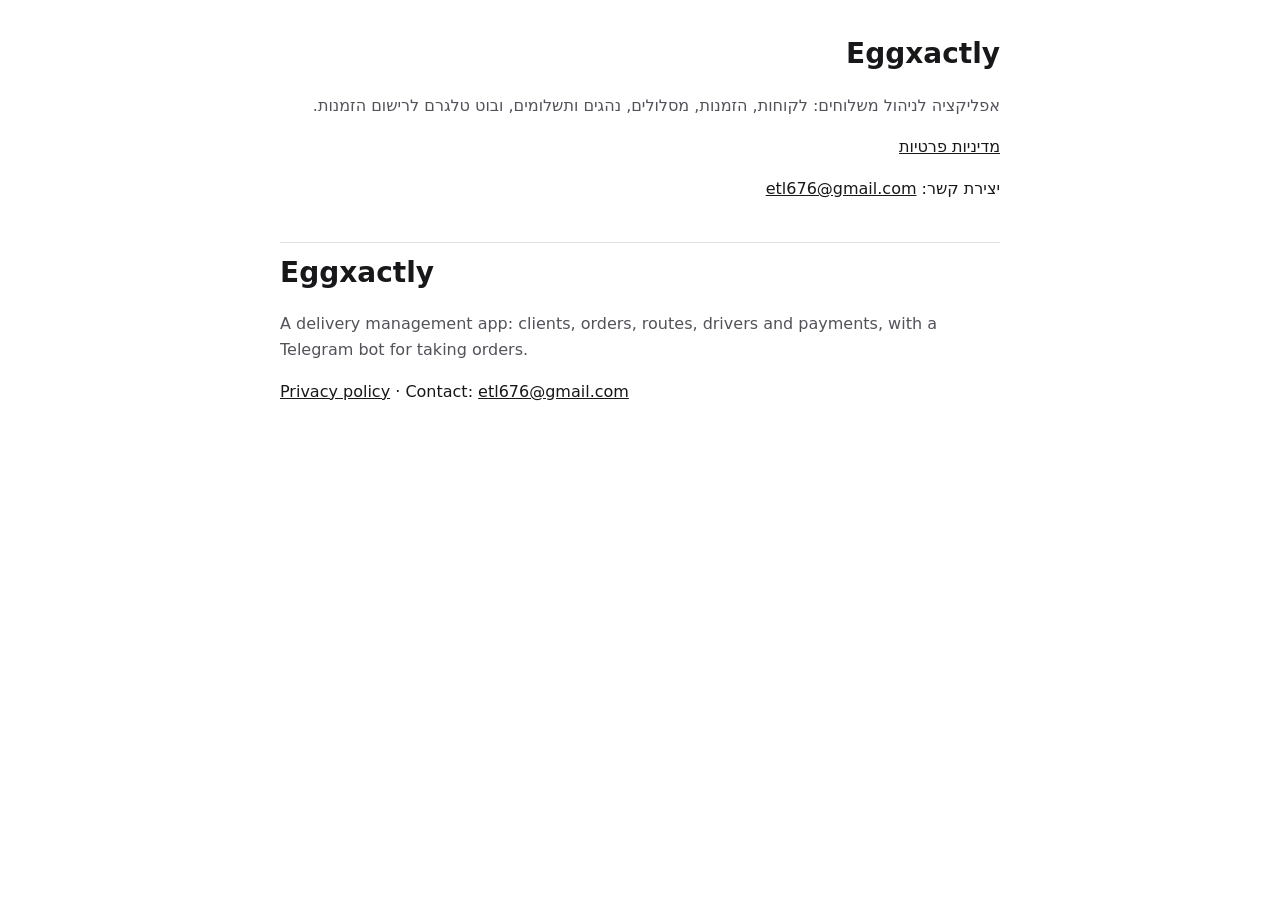
<file: index.html>
<!doctype html>
<html lang="he" dir="rtl">
<head><meta charset="utf-8"><meta name="viewport" content="width=device-width, initial-scale=1">
<title>Eggxactly</title><link rel="stylesheet" href="style.css"></head>
<body><main>
<h1>Eggxactly</h1>
<p class="muted">אפליקציה לניהול משלוחים: לקוחות, הזמנות, מסלולים, נהגים ותשלומים, ובוט טלגרם לרישום הזמנות.</p>
<p><a href="privacy.html">מדיניות פרטיות</a></p>
<p>יצירת קשר: <a href="mailto:etl676@gmail.com">etl676@gmail.com</a></p>
<section lang="en">
<h1>Eggxactly</h1>
<p class="muted">A delivery management app: clients, orders, routes, drivers and payments, with a Telegram bot for taking orders.</p>
<p><a href="privacy.html#en">Privacy policy</a> · Contact: <a href="mailto:etl676@gmail.com">etl676@gmail.com</a></p>
</section>
</main></body></html>
</file>
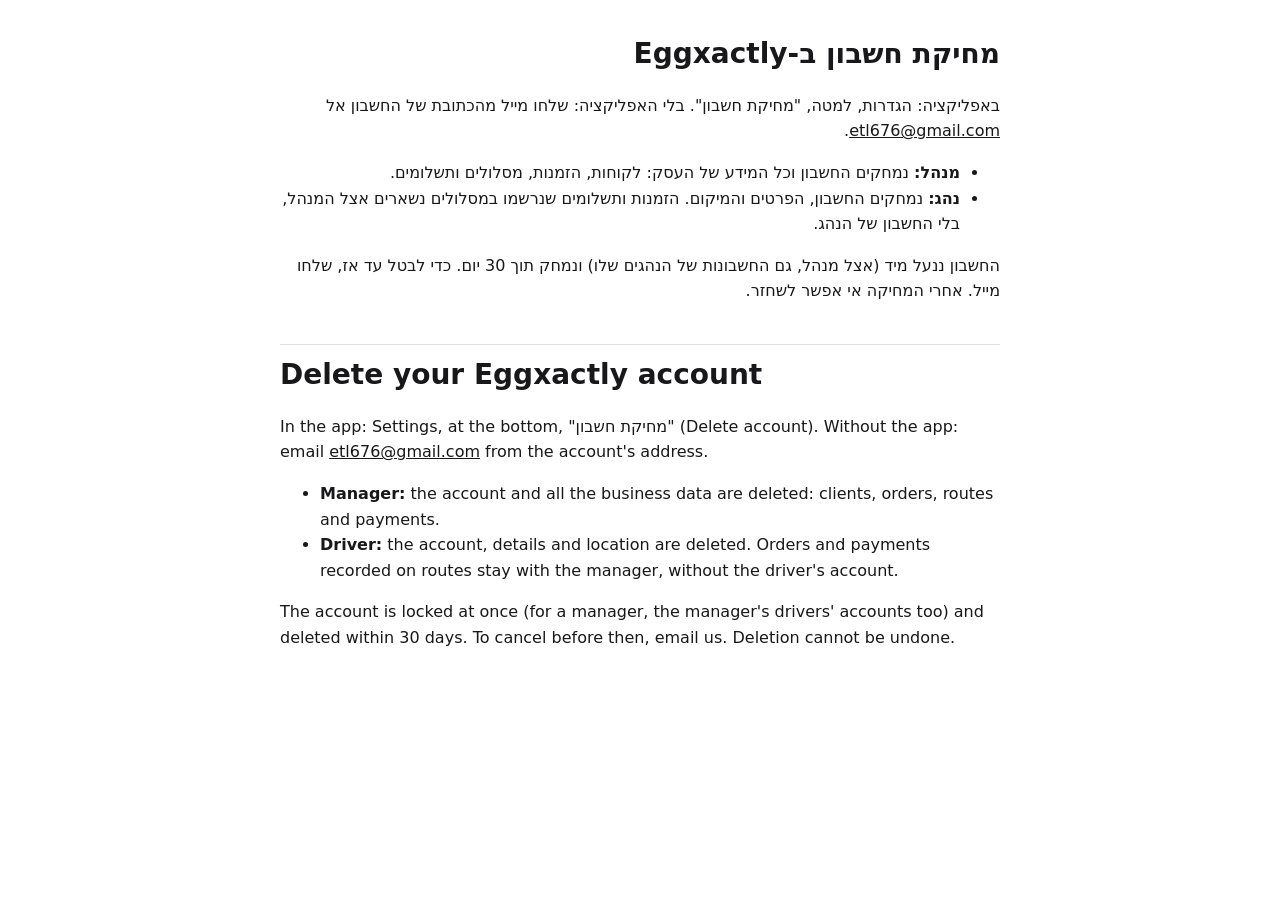
<file: delete-account.html>
<!doctype html>
<html lang="he" dir="rtl">
<head><meta charset="utf-8"><meta name="viewport" content="width=device-width, initial-scale=1">
<title>Eggxactly: מחיקת חשבון</title><link rel="stylesheet" href="style.css"></head>
<body><main>
<h1>מחיקת חשבון ב-Eggxactly</h1>
<p>באפליקציה: הגדרות, למטה, "מחיקת חשבון". בלי האפליקציה: שלחו מייל מהכתובת של החשבון אל <a href="mailto:etl676@gmail.com?subject=Eggxactly%20account%20deletion">etl676@gmail.com</a>.</p>
<ul>
<li><b>מנהל:</b> נמחקים החשבון וכל המידע של העסק: לקוחות, הזמנות, מסלולים ותשלומים.</li>
<li><b>נהג:</b> נמחקים החשבון, הפרטים והמיקום. הזמנות ותשלומים שנרשמו במסלולים נשארים אצל המנהל, בלי החשבון של הנהג.</li>
</ul>
<p>החשבון ננעל מיד (אצל מנהל, גם החשבונות של הנהגים שלו) ונמחק תוך 30 יום. כדי לבטל עד אז, שלחו מייל. אחרי המחיקה אי אפשר לשחזר.</p>
<section lang="en" id="en">
<h1>Delete your Eggxactly account</h1>
<p>In the app: Settings, at the bottom, "מחיקת חשבון" (Delete account). Without the app: email <a href="mailto:etl676@gmail.com?subject=Eggxactly%20account%20deletion">etl676@gmail.com</a> from the account's address.</p>
<ul>
<li><b>Manager:</b> the account and all the business data are deleted: clients, orders, routes and payments.</li>
<li><b>Driver:</b> the account, details and location are deleted. Orders and payments recorded on routes stay with the manager, without the driver's account.</li>
</ul>
<p>The account is locked at once (for a manager, the manager's drivers' accounts too) and deleted within 30 days. To cancel before then, email us. Deletion cannot be undone.</p>
</section>
</main></body></html>
</file>
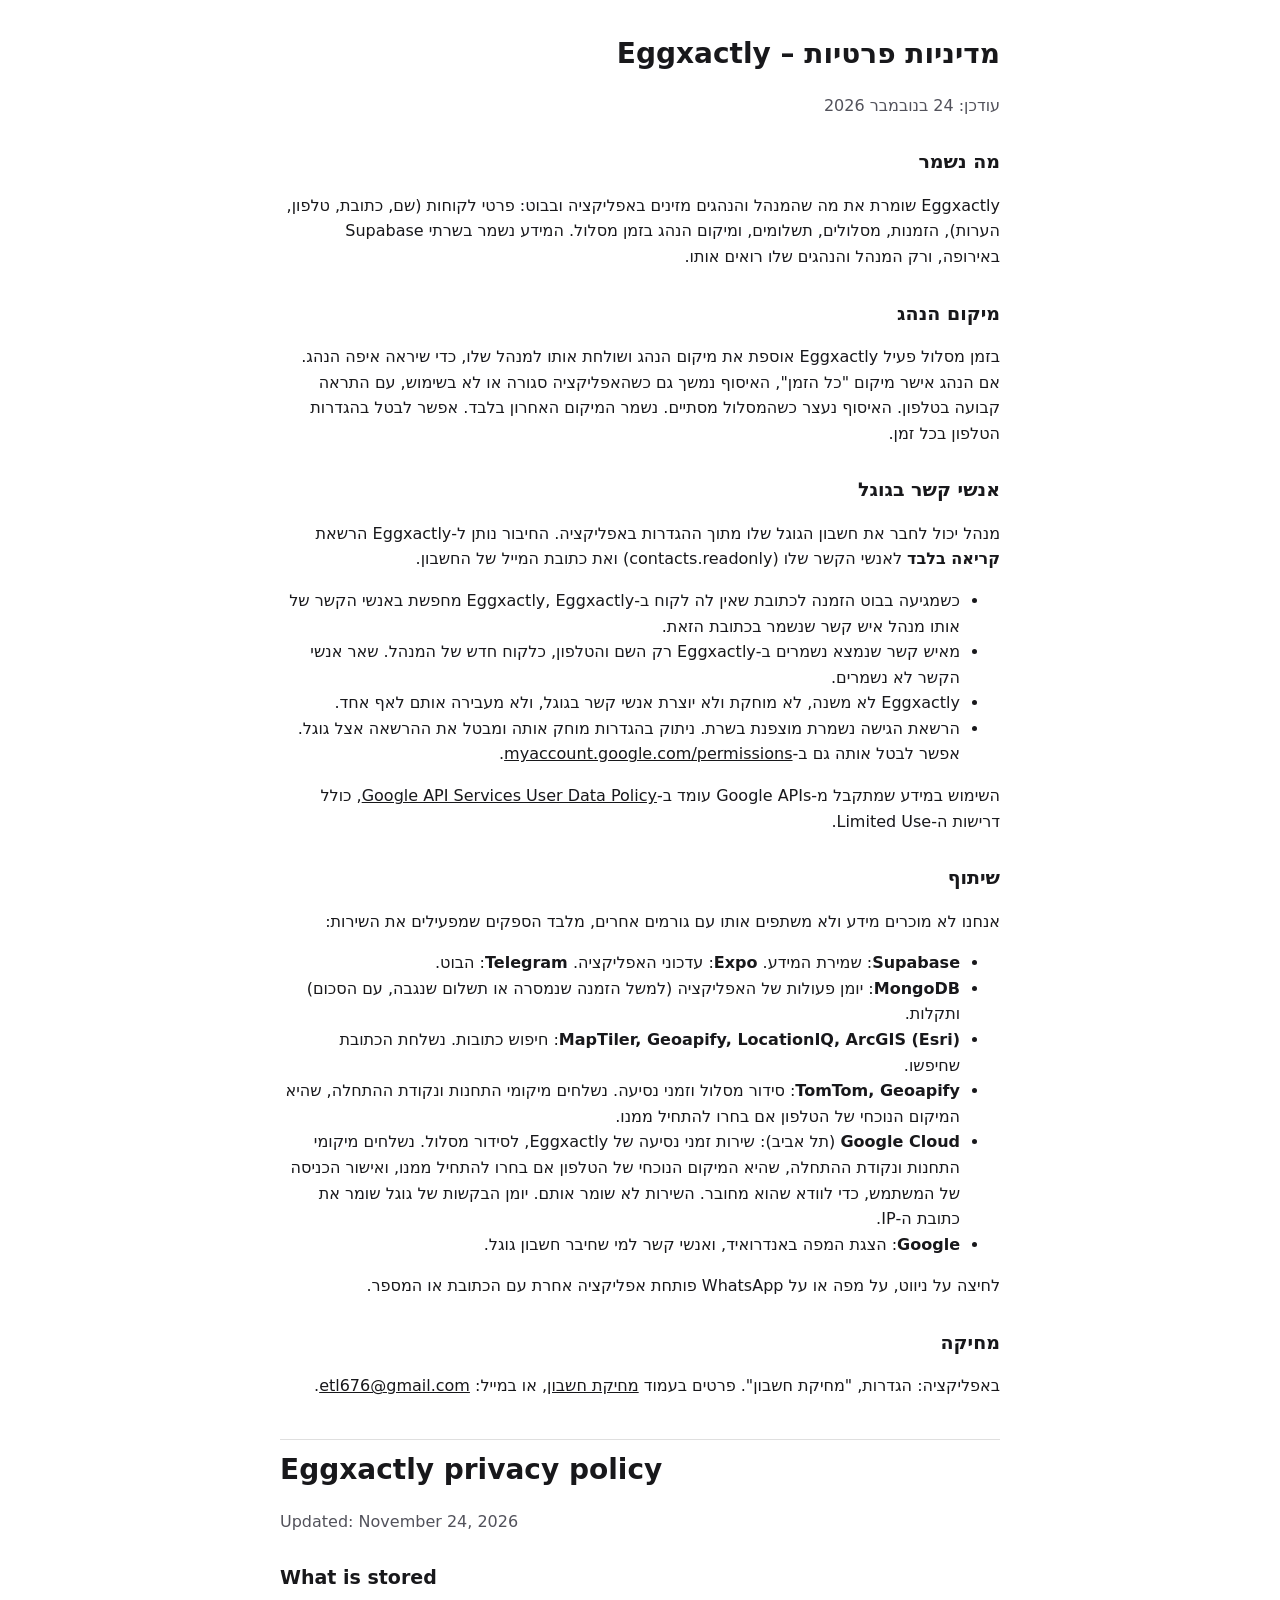
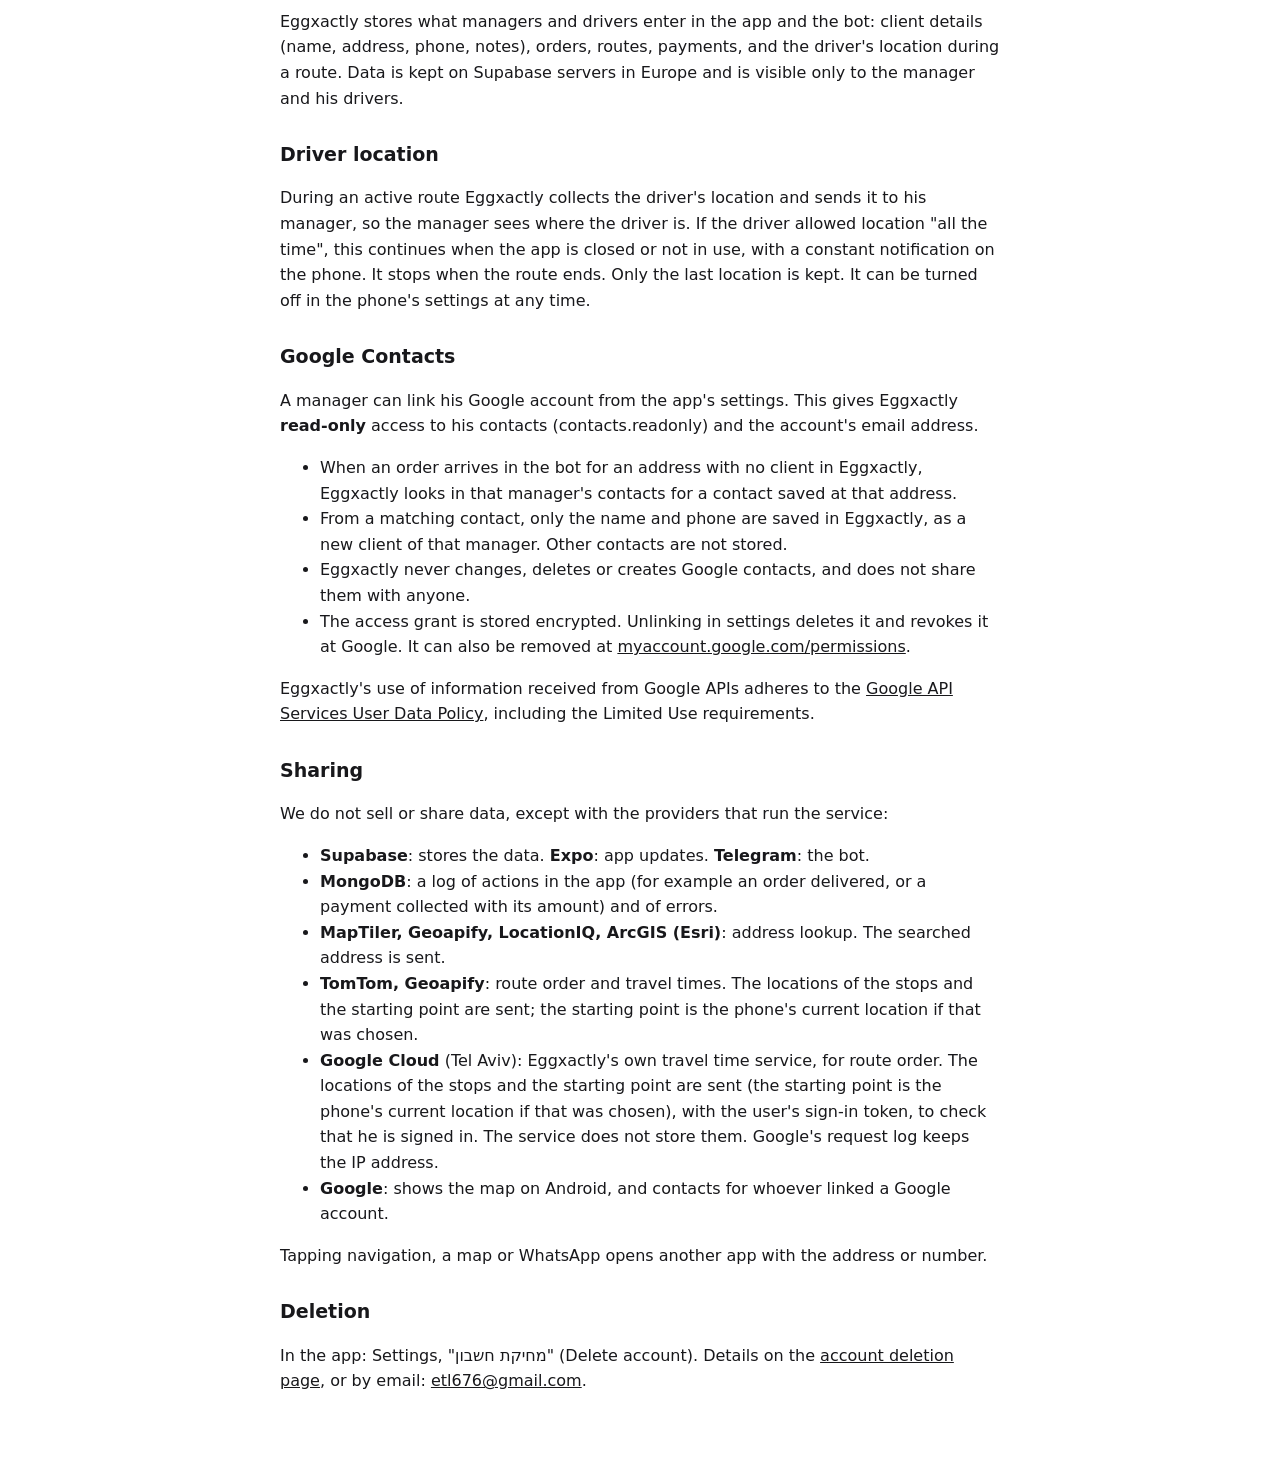
<file: privacy.html>
<!doctype html>
<html lang="he" dir="rtl">
<head><meta charset="utf-8"><meta name="viewport" content="width=device-width, initial-scale=1">
<title>Eggxactly Privacy</title><link rel="stylesheet" href="style.css"></head>
<body><main>
<h1>מדיניות פרטיות – Eggxactly</h1>
<p class="muted">עודכן: 24 בנובמבר 2026</p>

<h2>מה נשמר</h2>
<p>Eggxactly שומרת את מה שהמנהל והנהגים מזינים באפליקציה ובבוט: פרטי לקוחות (שם, כתובת, טלפון, הערות), הזמנות, מסלולים, תשלומים, ומיקום הנהג בזמן מסלול. המידע נשמר בשרתי Supabase באירופה, ורק המנהל והנהגים שלו רואים אותו.</p>

<h2>מיקום הנהג</h2>
<p>בזמן מסלול פעיל Eggxactly אוספת את מיקום הנהג ושולחת אותו למנהל שלו, כדי שיראה איפה הנהג. אם הנהג אישר מיקום "כל הזמן", האיסוף נמשך גם כשהאפליקציה סגורה או לא בשימוש, עם התראה קבועה בטלפון. האיסוף נעצר כשהמסלול מסתיים. נשמר המיקום האחרון בלבד. אפשר לבטל בהגדרות הטלפון בכל זמן.</p>

<h2>אנשי קשר בגוגל</h2>
<p>מנהל יכול לחבר את חשבון הגוגל שלו מתוך ההגדרות באפליקציה. החיבור נותן ל-Eggxactly הרשאת <b>קריאה בלבד</b> לאנשי הקשר שלו (contacts.readonly) ואת כתובת המייל של החשבון.</p>
<ul>
<li>כשמגיעה בבוט הזמנה לכתובת שאין לה לקוח ב-Eggxactly, Eggxactly מחפשת באנשי הקשר של אותו מנהל איש קשר שנשמר בכתובת הזאת.</li>
<li>מאיש קשר שנמצא נשמרים ב-Eggxactly רק השם והטלפון, כלקוח חדש של המנהל. שאר אנשי הקשר לא נשמרים.</li>
<li>Eggxactly לא משנה, לא מוחקת ולא יוצרת אנשי קשר בגוגל, ולא מעבירה אותם לאף אחד.</li>
<li>הרשאת הגישה נשמרת מוצפנת בשרת. ניתוק בהגדרות מוחק אותה ומבטל את ההרשאה אצל גוגל. אפשר לבטל אותה גם ב-<a href="https://myaccount.google.com/permissions">myaccount.google.com/permissions</a>.</li>
</ul>
<p>השימוש במידע שמתקבל מ-Google APIs עומד ב-<a href="https://developers.google.com/terms/api-services-user-data-policy">Google API Services User Data Policy</a>, כולל דרישות ה-Limited Use.</p>

<h2>שיתוף</h2>
<p>אנחנו לא מוכרים מידע ולא משתפים אותו עם גורמים אחרים, מלבד הספקים שמפעילים את השירות:</p>
<ul>
<li><b>Supabase</b>: שמירת המידע. <b>Expo</b>: עדכוני האפליקציה. <b>Telegram</b>: הבוט.</li>
<li><b>MongoDB</b>: יומן פעולות של האפליקציה (למשל הזמנה שנמסרה או תשלום שנגבה, עם הסכום) ותקלות.</li>
<li><b>MapTiler, Geoapify, LocationIQ, ArcGIS (Esri)</b>: חיפוש כתובות. נשלחת הכתובת שחיפשו.</li>
<li><b>TomTom, Geoapify</b>: סידור מסלול וזמני נסיעה. נשלחים מיקומי התחנות ונקודת ההתחלה, שהיא המיקום הנוכחי של הטלפון אם בחרו להתחיל ממנו.</li>
<li><b>Google Cloud</b> (תל אביב): שירות זמני נסיעה של Eggxactly, לסידור מסלול. נשלחים מיקומי התחנות ונקודת ההתחלה, שהיא המיקום הנוכחי של הטלפון אם בחרו להתחיל ממנו, ואישור הכניסה של המשתמש, כדי לוודא שהוא מחובר. השירות לא שומר אותם. יומן הבקשות של גוגל שומר את כתובת ה-IP.</li>
<li><b>Google</b>: הצגת המפה באנדרואיד, ואנשי קשר למי שחיבר חשבון גוגל.</li>
</ul>
<p>לחיצה על ניווט, על מפה או על WhatsApp פותחת אפליקציה אחרת עם הכתובת או המספר.</p>

<h2>מחיקה</h2>
<p>באפליקציה: הגדרות, "מחיקת חשבון". פרטים בעמוד <a href="delete-account.html">מחיקת חשבון</a>, או במייל: <a href="mailto:etl676@gmail.com">etl676@gmail.com</a>.</p>

<section lang="en" id="en">
<h1>Eggxactly privacy policy</h1>
<p class="muted">Updated: November 24, 2026</p>
<h2>What is stored</h2>
<p>Eggxactly stores what managers and drivers enter in the app and the bot: client details (name, address, phone, notes), orders, routes, payments, and the driver's location during a route. Data is kept on Supabase servers in Europe and is visible only to the manager and his drivers.</p>
<h2>Driver location</h2>
<p>During an active route Eggxactly collects the driver's location and sends it to his manager, so the manager sees where the driver is. If the driver allowed location "all the time", this continues when the app is closed or not in use, with a constant notification on the phone. It stops when the route ends. Only the last location is kept. It can be turned off in the phone's settings at any time.</p>
<h2>Google Contacts</h2>
<p>A manager can link his Google account from the app's settings. This gives Eggxactly <b>read-only</b> access to his contacts (contacts.readonly) and the account's email address.</p>
<ul>
<li>When an order arrives in the bot for an address with no client in Eggxactly, Eggxactly looks in that manager's contacts for a contact saved at that address.</li>
<li>From a matching contact, only the name and phone are saved in Eggxactly, as a new client of that manager. Other contacts are not stored.</li>
<li>Eggxactly never changes, deletes or creates Google contacts, and does not share them with anyone.</li>
<li>The access grant is stored encrypted. Unlinking in settings deletes it and revokes it at Google. It can also be removed at <a href="https://myaccount.google.com/permissions">myaccount.google.com/permissions</a>.</li>
</ul>
<p>Eggxactly's use of information received from Google APIs adheres to the <a href="https://developers.google.com/terms/api-services-user-data-policy">Google API Services User Data Policy</a>, including the Limited Use requirements.</p>
<h2>Sharing</h2>
<p>We do not sell or share data, except with the providers that run the service:</p>
<ul>
<li><b>Supabase</b>: stores the data. <b>Expo</b>: app updates. <b>Telegram</b>: the bot.</li>
<li><b>MongoDB</b>: a log of actions in the app (for example an order delivered, or a payment collected with its amount) and of errors.</li>
<li><b>MapTiler, Geoapify, LocationIQ, ArcGIS (Esri)</b>: address lookup. The searched address is sent.</li>
<li><b>TomTom, Geoapify</b>: route order and travel times. The locations of the stops and the starting point are sent; the starting point is the phone's current location if that was chosen.</li>
<li><b>Google Cloud</b> (Tel Aviv): Eggxactly's own travel time service, for route order. The locations of the stops and the starting point are sent (the starting point is the phone's current location if that was chosen), with the user's sign-in token, to check that he is signed in. The service does not store them. Google's request log keeps the IP address.</li>
<li><b>Google</b>: shows the map on Android, and contacts for whoever linked a Google account.</li>
</ul>
<p>Tapping navigation, a map or WhatsApp opens another app with the address or number.</p>
<h2>Deletion</h2>
<p>In the app: Settings, "מחיקת חשבון" (Delete account). Details on the <a href="delete-account.html#en">account deletion page</a>, or by email: <a href="mailto:etl676@gmail.com">etl676@gmail.com</a>.</p>
</section>
</main></body></html>
</file>
<file: style.css>
:root { color-scheme: light dark; --fg:#18181b; --bg:#fff; --muted:#52525b; }
@media (prefers-color-scheme: dark) { :root { --fg:#f4f4f5; --bg:#09090b; --muted:#a1a1aa; } }
body { margin:0; background:var(--bg); color:var(--fg); font:16px/1.6 system-ui, sans-serif; }
main { max-width:720px; margin:0 auto; padding:32px 16px 64px; }
h1 { font-size:28px; margin:0 0 4px; } h2 { font-size:19px; margin:28px 0 6px; }
.muted { color:var(--muted); } a { color:inherit; }
section[lang=en] { direction:ltr; text-align:left; border-top:1px solid #8884; margin-top:40px; padding-top:8px; }
</file>
